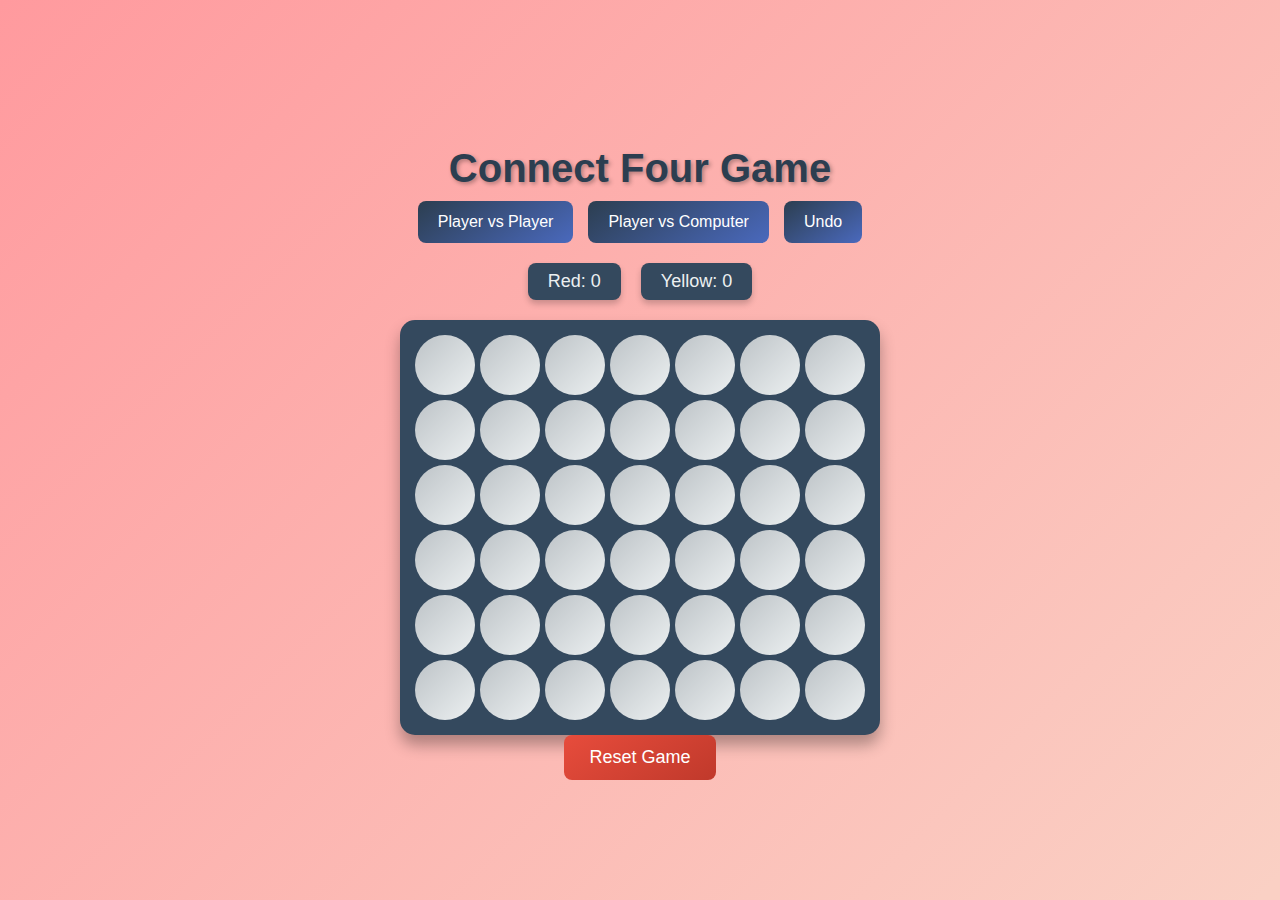
<file: 4-Connect_Game/index.html>
<!DOCTYPE html>
<html lang="en">
<head>
    <meta charset="UTF-8">
    <meta name="viewport" content="width=device-width, initial-scale=1.0">
    <title>Connect Four</title>
    <link rel="stylesheet" href="styles.css">
</head>
<body>
    <h1>Connect Four Game</h1>

    <div class="controls">
        <button id="pvp-button">Player vs Player</button>
        <button id="pvc-button">Player vs Computer</button>
        <button id="undo-button" disabled>Undo</button>
    </div>

    <div class="scoreboard">
        <div id="score-red">Red: 0</div>
        <div id="score-yellow">Yellow: 0</div>
    </div>

    <div class="board"></div>

    <button id="reset-button">Reset Game</button>

    <script src="script.js"></script>
</body>
</html>
</file>
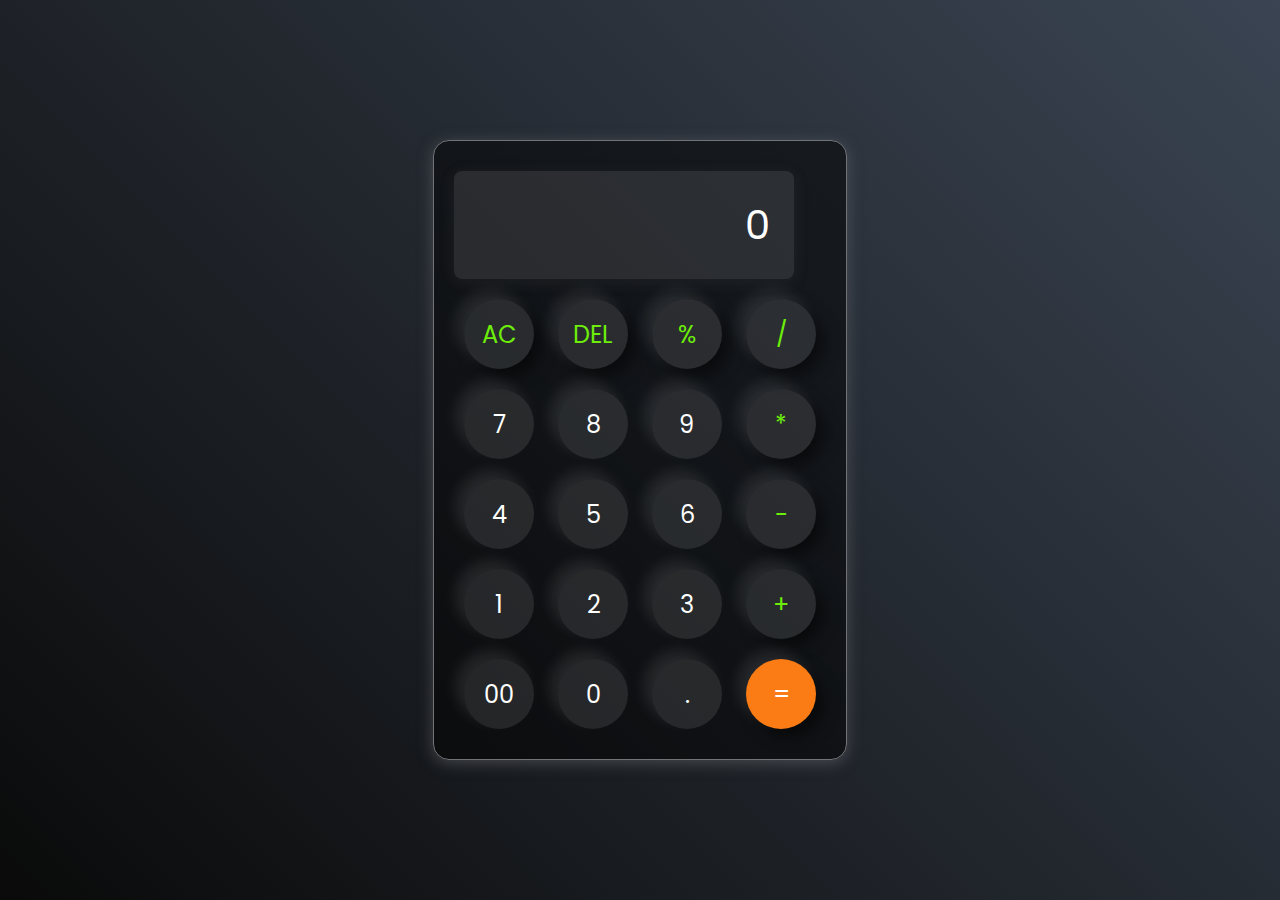
<file: Basic_Calculator/index.html>
<!DOCTYPE html>
<html lang="en">
  <head>
    <meta charset="UTF-8" />
    <meta http-equiv="X-UA-Compatible" content="IE=edge" />
    <meta name="viewport" content="width=device-width, initial-scale=1.0" />
    <link rel="stylesheet" href="style.css" />
    <title>Calculator</title>
  </head>
  <body>
    <div class="container">
      <div class="calculator">
        <input type="text" id="inputBox" placeholder="0" />

        <!-- Row 1 -->
        <div class="row">
          <button class="button operator">AC</button>
          <button class="button operator">DEL</button>
          <button class="button operator">%</button>
          <button class="button operator">/</button>
        </div>

        <!-- Row 2 -->
        <div class="row">
          <button class="button">7</button>
          <button class="button">8</button>
          <button class="button">9</button>
          <button class="button operator">*</button>
        </div>

        <!-- Row 3 -->
        <div class="row">
          <button class="button">4</button>
          <button class="button">5</button>
          <button class="button">6</button>
          <button class="button operator">-</button>
        </div>

        <!-- Row 4 -->
        <div class="row">
          <button class="button">1</button>
          <button class="button">2</button>
          <button class="button">3</button>
          <button class="button operator">+</button>
        </div>

        <!-- Row 5 -->
        <div class="row">
          <button class="button">00</button>
          <button class="button">0</button>
          <button class="button">.</button>
          <button class="button equalBtn">=</button>
        </div>
      </div>
    </div>
    <script src="script.js"></script>
  </body>
</html>
</file>
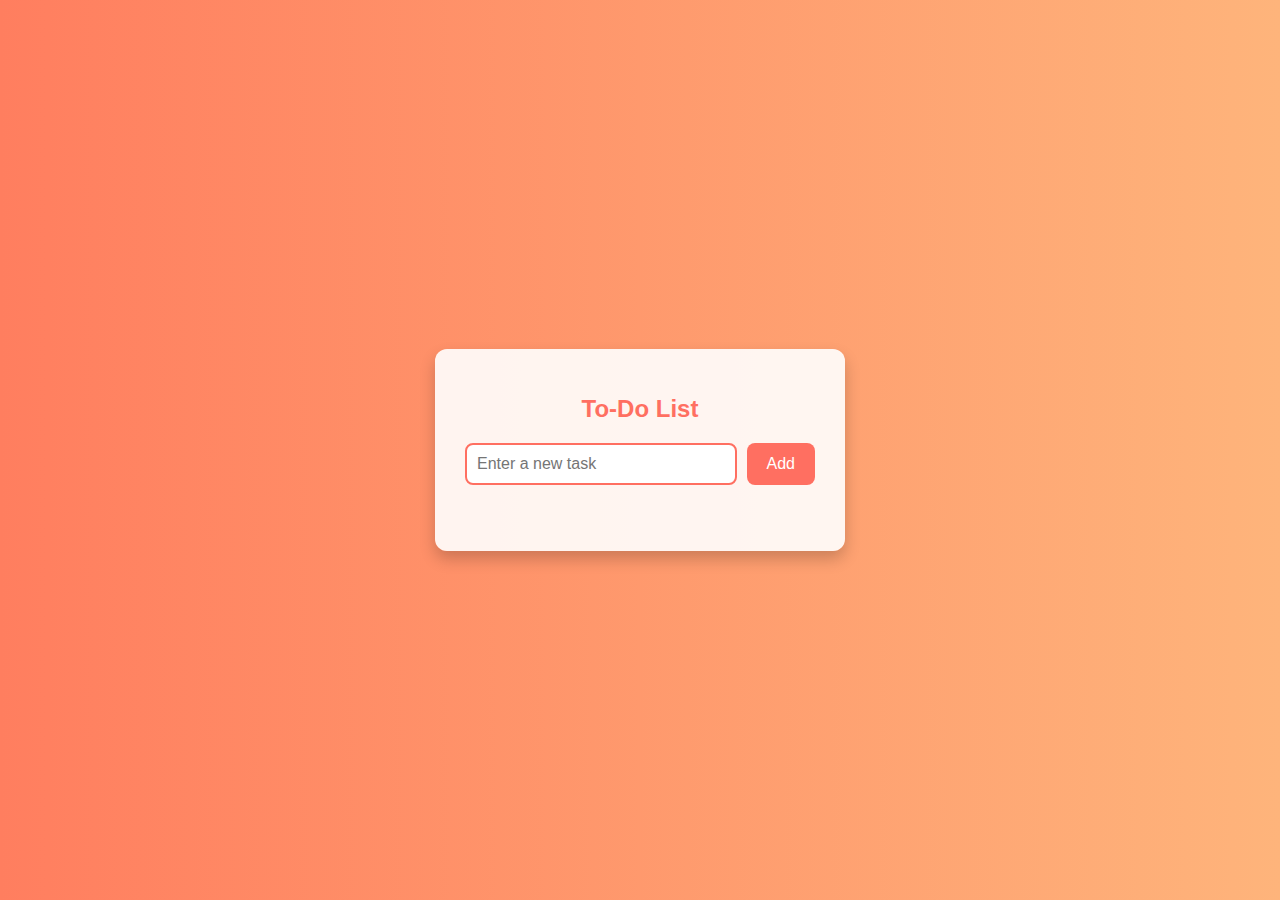
<file: TO-DO-list/index.html>
<!DOCTYPE html>
<html lang="en">
<head>
    <meta charset="UTF-8">
    <meta name="viewport" content="width=device-width, initial-scale=1.0">
    <title>To-Do List</title>
    <link rel="stylesheet" href="styles.css">
</head>
<body>
    <div class="container">
        <h1>To-Do List</h1>
        <div class="input-group">
            <input type="text" id="todo-input" placeholder="Enter a new task">
            <button id="add-button">Add</button>
        </div>
        <ul id="todo-list"></ul>
    </div>
    <script src="script.js"></script>
</body>
</html>
</file>
<file: 4-Connect_Game/styles.css>
body {
    display: flex;
    flex-direction: column;
    align-items: center;
    font-family: 'Segoe UI', Tahoma, Geneva, Verdana, sans-serif;
    background: linear-gradient(135deg, #ff9a9e 0%, #fad0c4 99%, #fad0c4 100%);
    margin: 0;
    height: 100vh;
    justify-content: center;
}

h1 {
    margin-bottom: 10px;
    color: #2c3e50;
    font-size: 2.5em;
    text-shadow: 2px 2px 4px rgba(0, 0, 0, 0.3);
}

.controls {
    display: flex;
    gap: 15px;
    margin-bottom: 20px;
}

#pvp-button, #pvc-button, #undo-button, #reset-button {
    padding: 12px 20px;
    font-size: 16px;
    color: #ffffff;
    background: linear-gradient(145deg, #2c3e50, #4a69bd);
    border: none;
    border-radius: 8px;
    cursor: pointer;
    transition: background 0.3s, transform 0.2s;
}

#pvp-button:hover, #pvc-button:hover, #undo-button:hover, #reset-button:hover {
    background: linear-gradient(145deg, #4a69bd, #2c3e50);
    transform: scale(1.05);
}

.scoreboard {
    display: flex;
    gap: 20px;
    margin-bottom: 20px;
    font-size: 18px;
}

#score-red, #score-yellow {
    padding: 8px 20px;
    background-color: #34495e;
    color: #ecf0f1;
    border-radius: 8px;
    box-shadow: 0px 4px 6px rgba(0, 0, 0, 0.2);
}

.board {
    display: grid;
    grid-template-columns: repeat(7, 60px);
    grid-template-rows: repeat(6, 60px);
    gap: 5px;
    background-color: #34495e;
    padding: 15px;
    border-radius: 15px;
    box-shadow: 0px 10px 15px rgba(0, 0, 0, 0.3);
}

.cell {
    width: 100%;
    height: 100%;
    background: linear-gradient(135deg, #bdc3c7, #ecf0f1);
    border-radius: 50%;
    display: flex;
    justify-content: center;
    align-items: center;
    cursor: pointer;
    transition: transform 0.2s ease-in-out, background 0.3s;
}

.cell:hover {
    transform: scale(1.2);
    background: linear-gradient(135deg, #ecf0f1, #bdc3c7);
}

.red, .yellow {
    width: 60px;
    height: 60px;
    border-radius: 50%;
    transition: background-color 0.3s ease, transform 0.3s ease;
}

.red {
    background-color: #e74c3c;
    box-shadow: inset 0 0 10px rgba(0, 0, 0, 0.3);
}

.yellow {
    background-color: #f1c40f;
    box-shadow: inset 0 0 10px rgba(0, 0, 0, 0.3);
}

.highlight {
    animation: highlight 1s infinite alternate;
}

@keyframes highlight {
    from { transform: scale(1); background-color: #ffffff; }
    to { transform: scale(1.2); background-color: #f39c12; }
}

#reset-button {
    padding: 12px 25px;
    font-size: 18px;
    color: #fff;
    background: linear-gradient(145deg, #e74c3c, #c0392b);
    border: none;
    border-radius: 8px;
    cursor: pointer;
    transition: background 0.3s, transform 0.2s;
}

#reset-button:hover {
    background: linear-gradient(145deg, #c0392b, #e74c3c);
    transform: scale(1.05);
}

/* Responsive Design */
@media (max-width: 600px) {
    .board {
        grid-template-columns: repeat(7, 40px);
        grid-template-rows: repeat(6, 40px);
        padding: 10px;
    }

    .cell {
        width: 40px;
        height: 40px;
    }

    .red, .yellow {
        width: 40px;
        height: 40px;
    }

    #pvp-button, #pvc-button, #undo-button, #reset-button {
        padding: 8px 15px;
        font-size: 14px;
    }
}
</file>
<file: Basic_Calculator/style.css>
@import url('https://fonts.googleapis.com/css2?family=Poppins:wght@500&display=swap');

* {
    margin: 0;
    padding: 0;
    box-sizing: border-box;
    font-family: 'Poppins', sans-serif;
}

body {
    width: 100%;
    height: 100vh;
    display: flex;
    justify-content: center;
    align-items: center;
    background: linear-gradient(45deg, #0a0a0a, #3a4452);
}

.calculator {
    border: 1px solid #717377;
    padding: 20px;
    border-radius: 16px;
    background: rgba(0, 0, 0, 0.5);
    box-shadow: 0px 3px 15px rgba(113, 115, 119, 0.5);
}

input {
    width: 340px;
    border: none;
    padding: 24px;
    margin: 10px 0;
    background: rgba(255, 255, 255, 0.1);
    box-shadow: 0px 3px 15px rgba(84, 84, 84, 0.2);
    font-size: 40px;
    text-align: right;
    cursor: default;
    color: #ffffff;
    border-radius: 8px;
}

input::placeholder {
    color: #ffffff;
}

button {
    border: none;
    width: 70px;
    height: 70px;
    margin: 10px;
    border-radius: 50%;
    background: rgba(255, 255, 255, 0.1);
    color: #ffffff;
    font-size: 24px;
    box-shadow: -8px -8px 15px rgba(255, 255, 255, 0.1);
    cursor: pointer;
    transition: all 0.3s ease-in-out;
}

button:hover {
    background: linear-gradient(135deg, #ff7eb3, #ff758c, #ff7eb3); 
    transform: scale(1.15) rotate(5deg); 
    box-shadow: 0px 4px 20px rgba(255, 118, 118, 0.6), 0px -4px 20px rgba(255, 118, 118, 0.3); 
}

.equalBtn {
    background-color: #fb7c14;
    box-shadow: -8px -8px 15px rgba(255, 255, 255, 0.1), 8px 8px 15px rgba(0, 0, 0, 0.5);
}

.operator {
    color: #6dee0a;
    box-shadow: -8px -8px 15px rgba(255, 255, 255, 0.1), 8px 8px 15px rgba(0, 0, 0, 0.5);
}
</file>
<file: TO-DO-list/styles.css>
body {
    font-family: 'Segoe UI', Tahoma, Geneva, Verdana, sans-serif;
    background: linear-gradient(to right, #ff7e5f, #feb47b);
    margin: 0;
    padding: 0;
    display: flex;
    justify-content: center;
    align-items: center;
    height: 100vh;
    color: #333;
}

.container {
    background-color: rgba(255, 255, 255, 0.9);
    padding: 30px;
    border-radius: 12px;
    box-shadow: 0 8px 16px rgba(0, 0, 0, 0.2);
    width: 350px;
    text-align: center;
}

h1 {
    color: #ff6f61;
    font-size: 24px;
    margin-bottom: 20px;
}

.input-group {
    display: flex;
    justify-content: space-between;
    margin-bottom: 20px;
}

#todo-input {
    flex-grow: 1;
    padding: 10px;
    border: 2px solid #ff6f61;
    border-radius: 8px;
    margin-right: 10px;
    outline: none;
    font-size: 16px;
}

#todo-input:focus {
    border-color: #feb47b;
    box-shadow: 0 0 5px rgba(255, 190, 136, 0.5);
}

#add-button {
    padding: 10px 20px;
    background-color: #ff6f61;
    color: white;
    border: none;
    border-radius: 8px;
    cursor: pointer;
    font-size: 16px;
    transition: background-color 0.3s ease;
}

#add-button:hover {
    background-color: #feb47b;
}

ul {
    list-style-type: none;
    padding: 0;
    max-height: 300px;
    overflow-y: auto;
}

li {
    padding: 12px 18px;
    margin: 8px 0;
    background-color: #f8f9fa;
    border-left: 5px solid #ff6f61;
    border-radius: 8px;
    display: flex;
    justify-content: space-between;
    align-items: center;
    box-shadow: 0 4px 8px rgba(0, 0, 0, 0.1);
    transition: transform 0.2s ease, box-shadow 0.2s ease;
}

li:hover {
    transform: scale(1.02);
    box-shadow: 0 6px 12px rgba(0, 0, 0, 0.15);
}

li.completed {
    text-decoration: line-through;
    color: #6c757d;
    background-color: #e2e3e5;
    border-color: #6c757d;
}

.delete-button {
    background-color: #dc3545;
    color: white;
    border: none;
    padding: 6px 12px;
    border-radius: 8px;
    cursor: pointer;
    font-size: 14px;
    transition: background-color 0.3s ease;
}

.delete-button:hover {
    background-color: #c82333;
}
</file>
